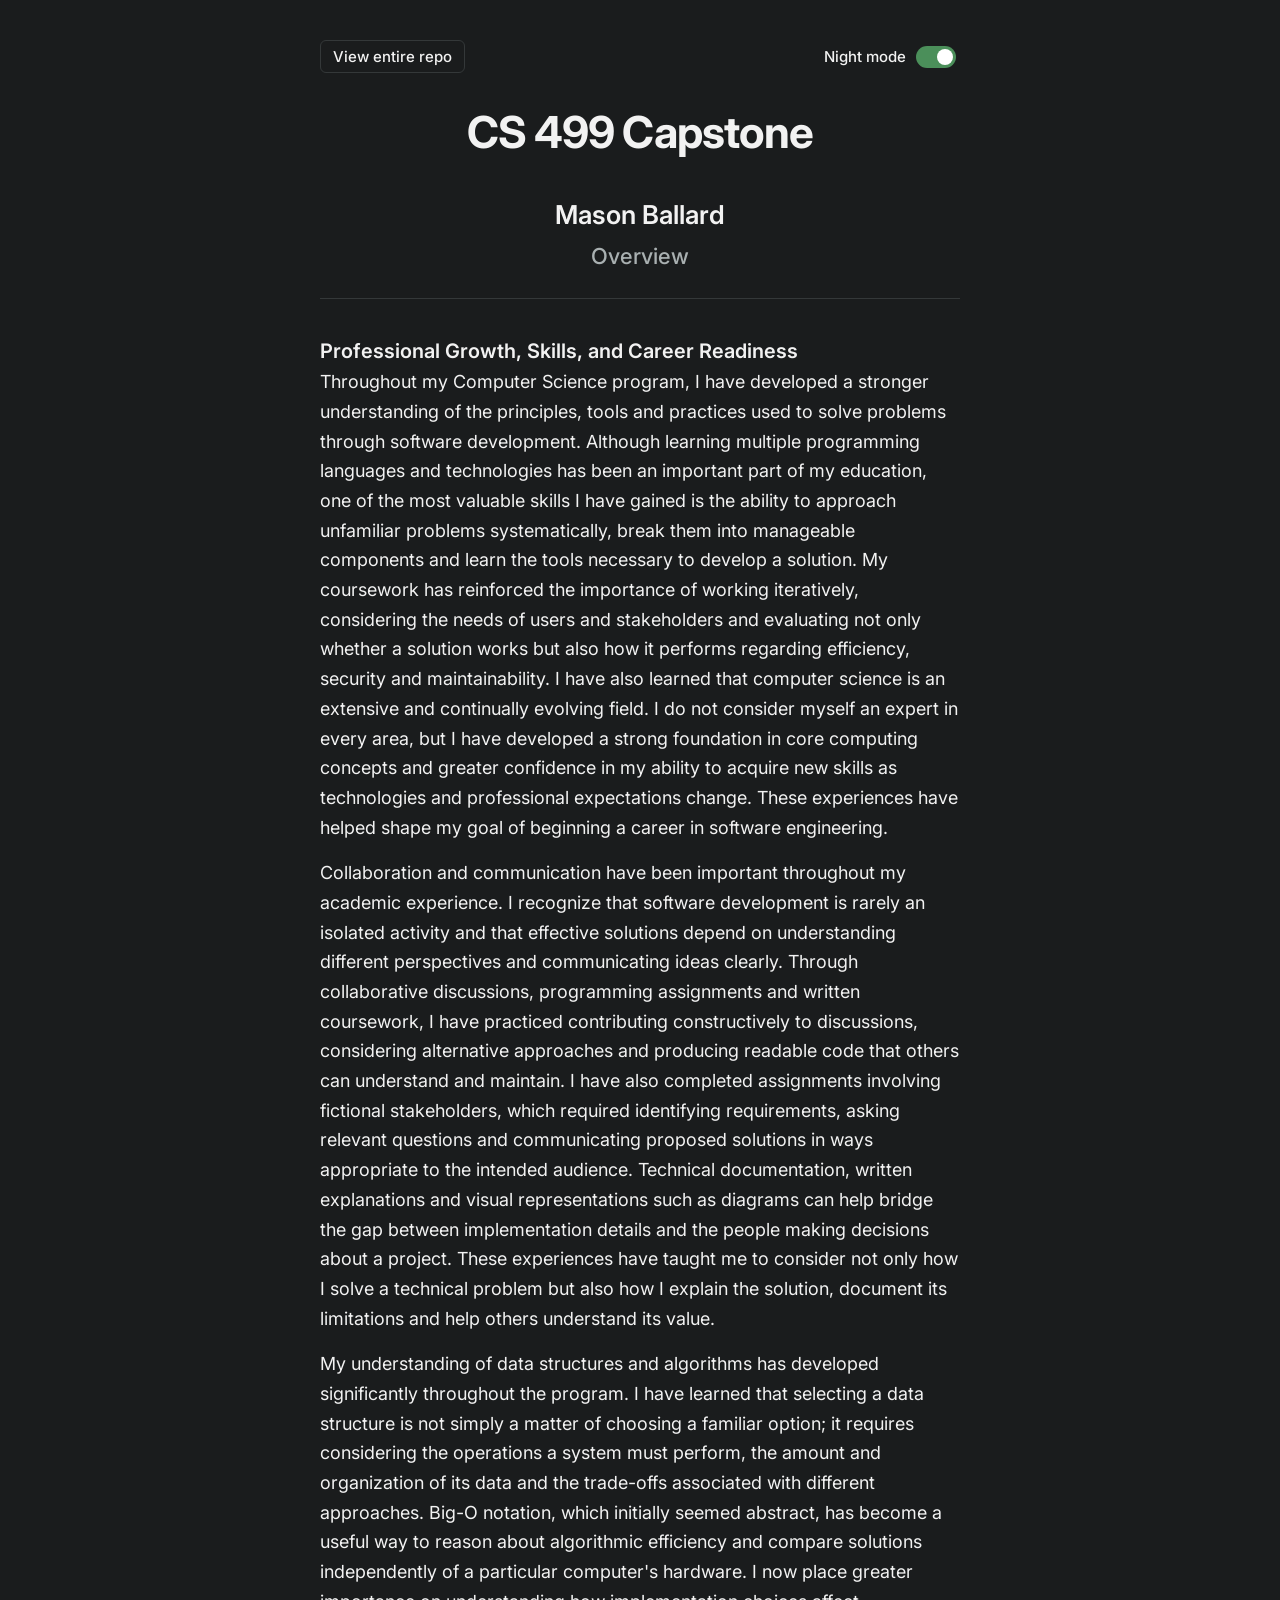
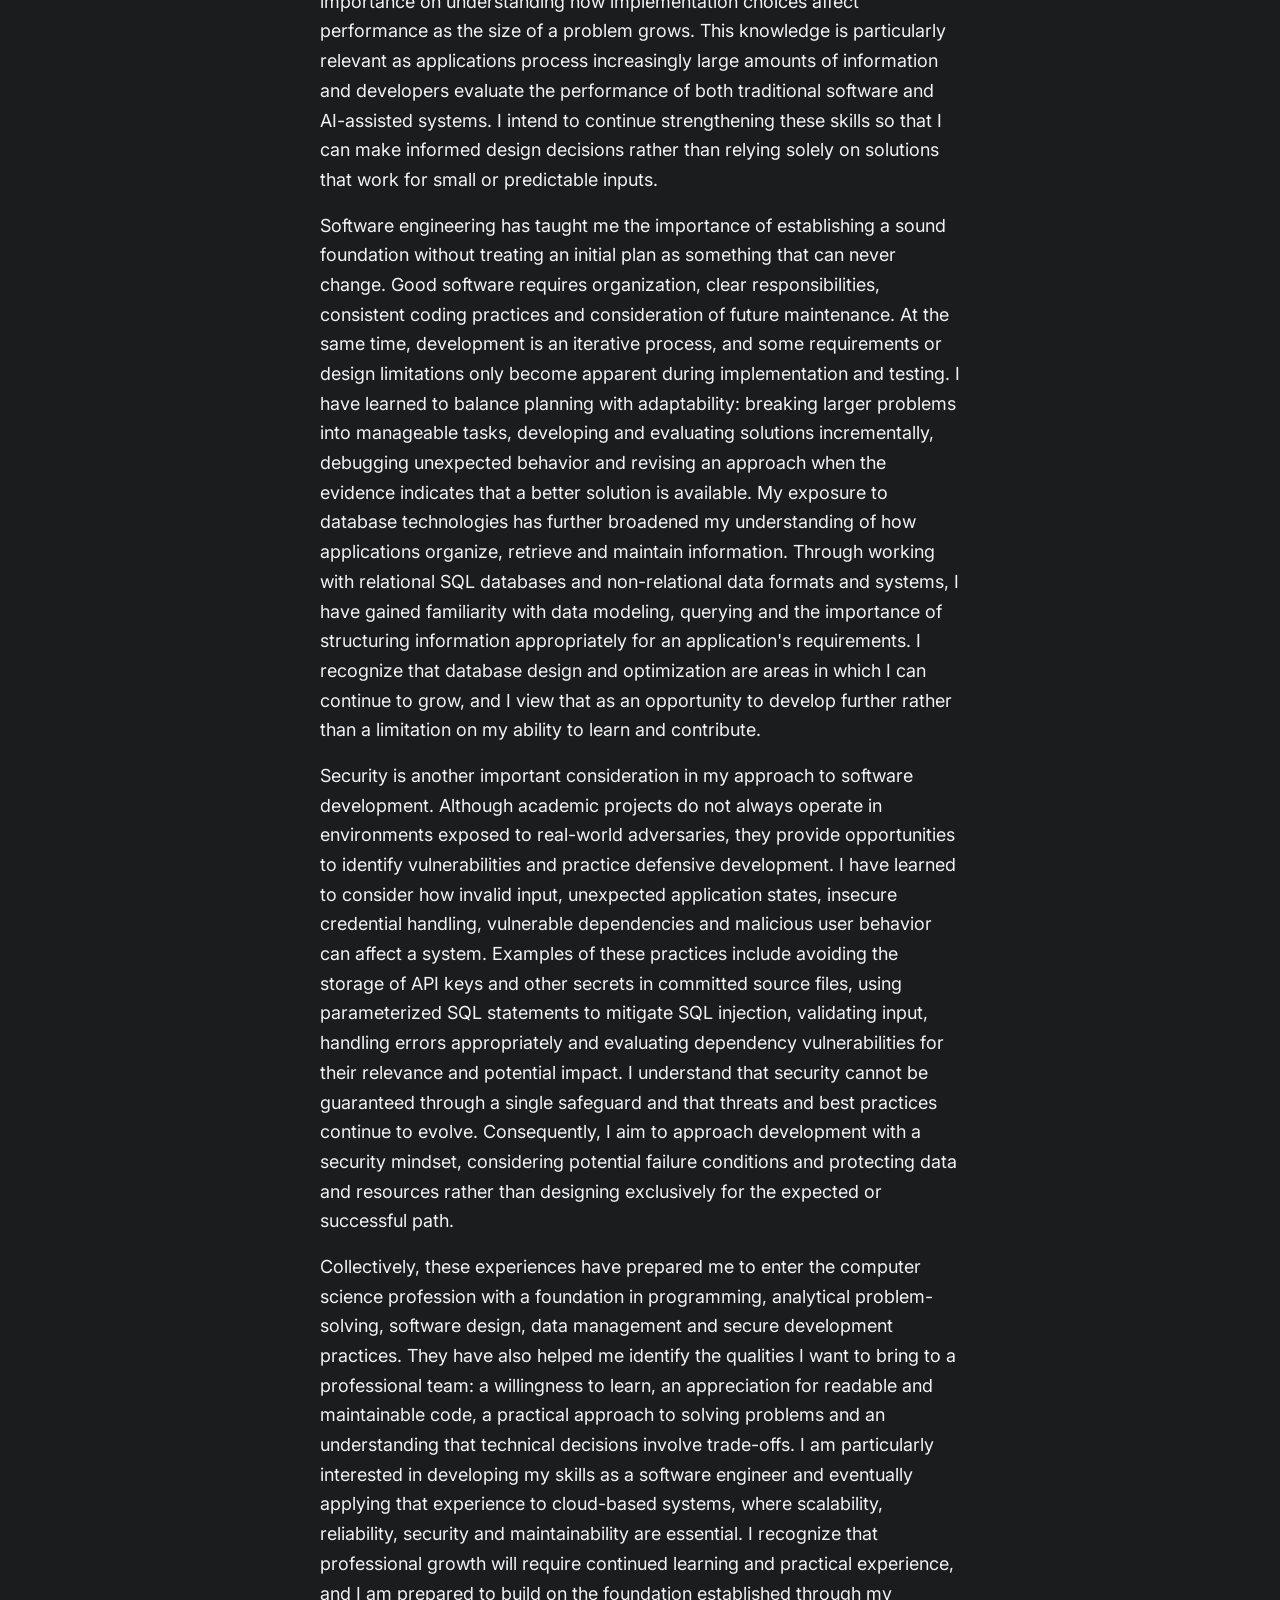
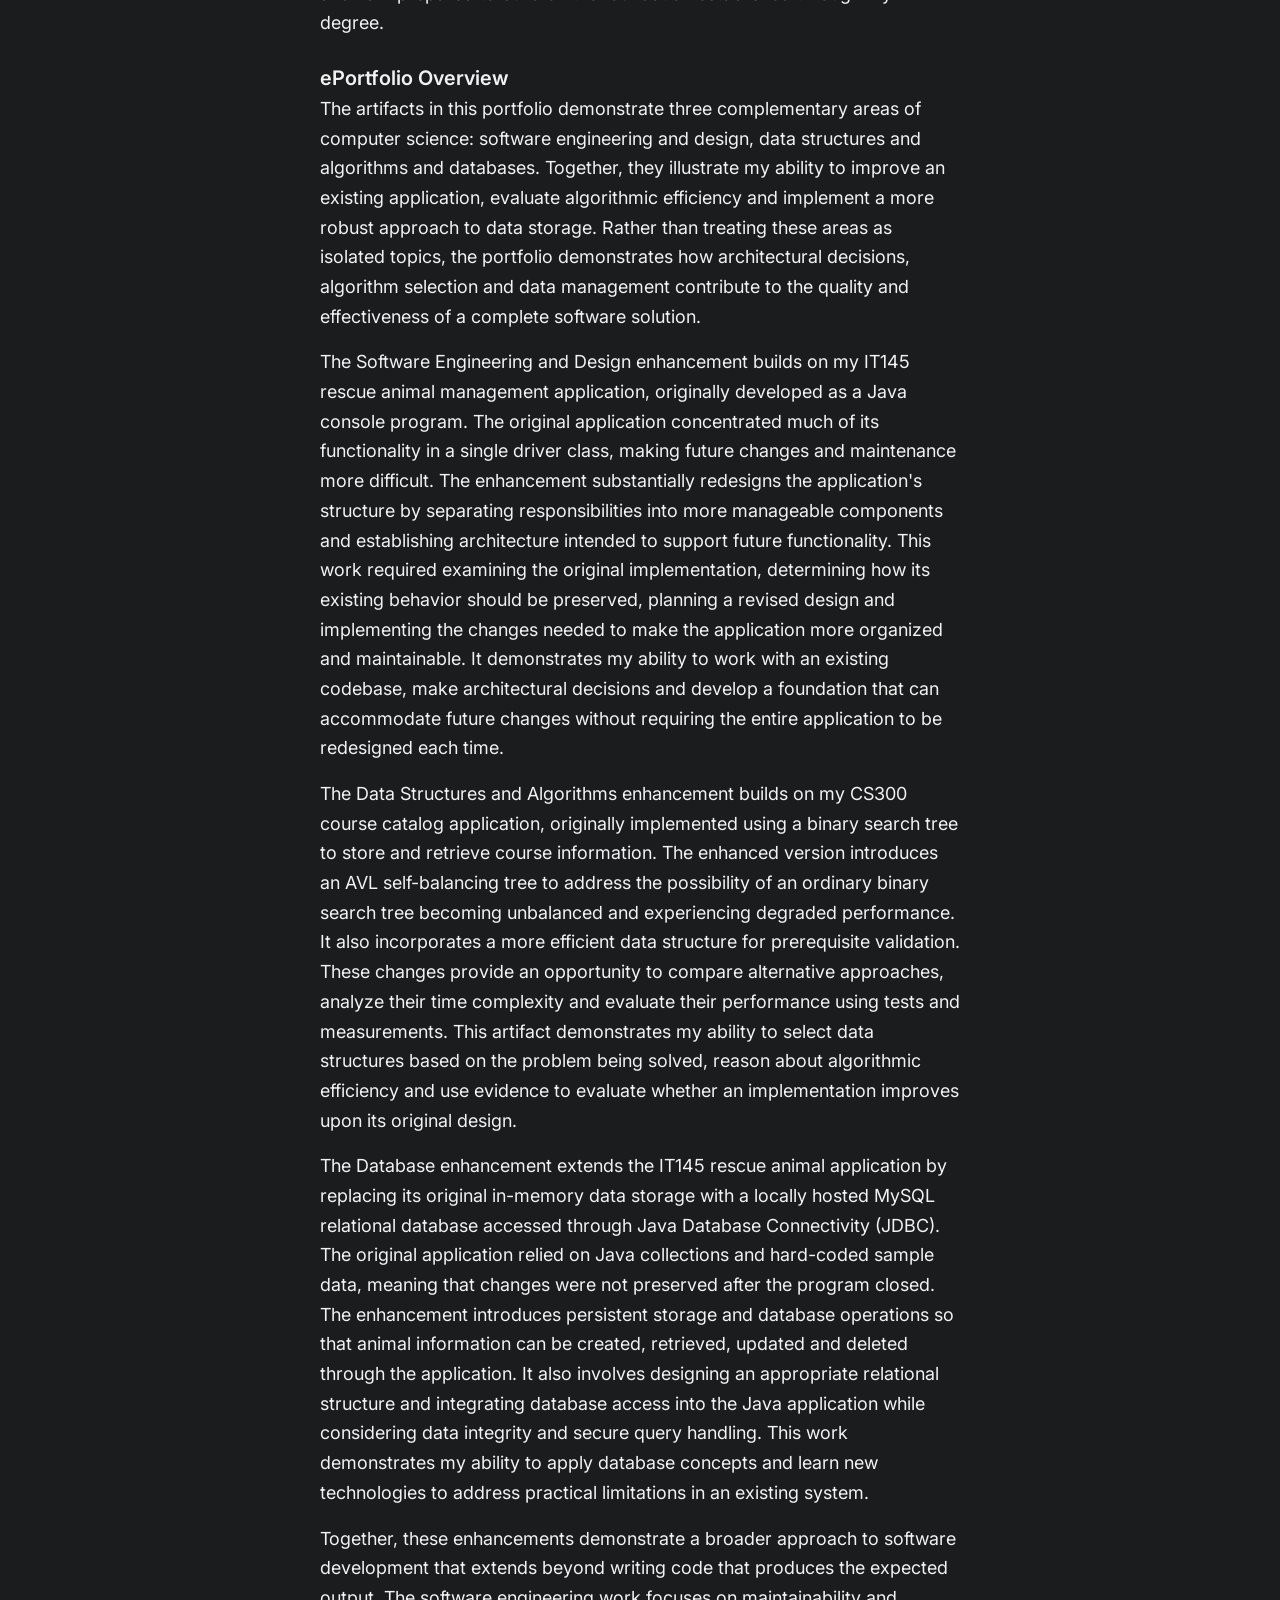
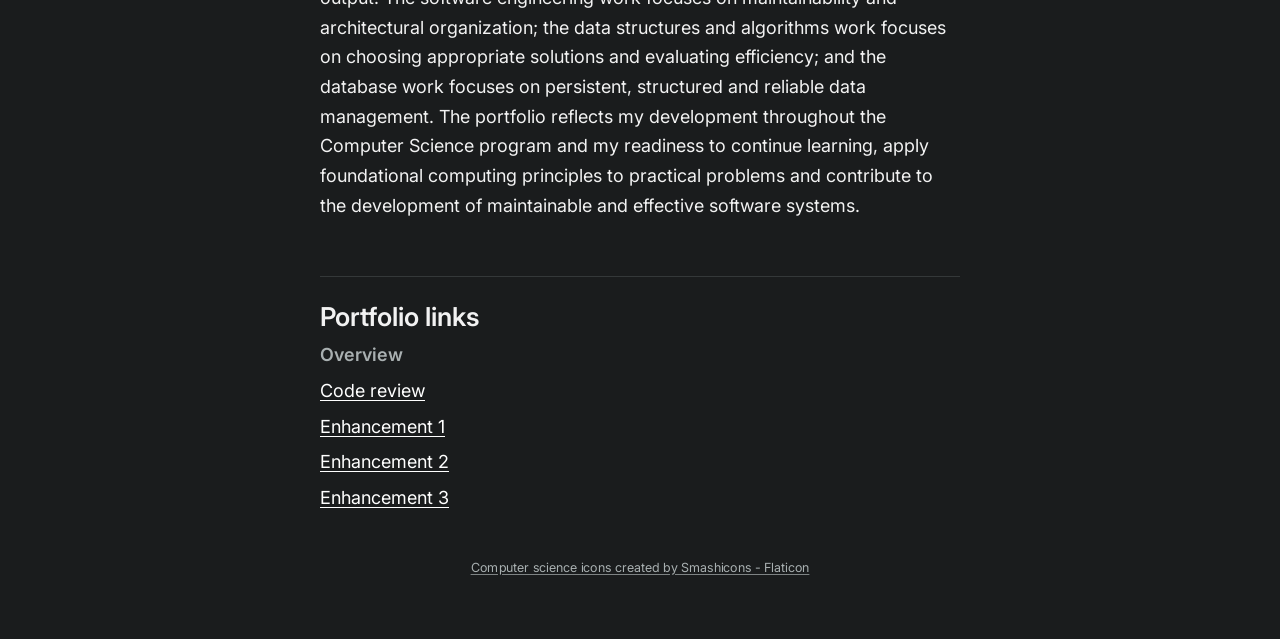
<file: index.html>
<!DOCTYPE html>
<html lang="en">
  <head>
    <meta charset="UTF-8">
    <meta name="viewport" content="width=device-width, initial-scale=1.0">
    <title>CS 499 Capstone | Overview</title>
    <link rel="stylesheet" href="assets/css/style.css">
    <link rel="icon" href="assets/images/graduation-hat.png" type="image/png">
    <script src="assets/js/script.js"></script>
  </head>
  <body>
    <main class="container">

      <div class="topbar">
        <a class="repo-button" href="https://github.com/MasonInTheShell/masonintheshell.github.io" target="_blank" rel="noopener">View entire repo</a>
        <button id="theme-toggle" class="theme-toggle" type="button" role="switch" aria-checked="true">
          <span>Night mode</span><span class="switch" aria-hidden="true"></span>
        </button>
      </div>
 
      <header class="site-header">
        <h1>CS 499 Capstone</h1>
        <h2>Mason Ballard</h2>
        <p class="page-title">Overview</p>
      </header>
 
      <section>
        <h3>Professional Growth, Skills, and Career Readiness</h3>
        <p>Throughout my Computer Science program, I have developed a stronger understanding of the principles, tools and
          practices used to solve problems through software development. Although learning multiple programming languages and
          technologies has been an important part of my education, one of the most valuable skills I have gained is the ability
          to approach unfamiliar problems systematically, break them into manageable components and learn the tools necessary
          to develop a solution. My coursework has reinforced the importance of working iteratively, considering the needs of
          users and stakeholders and evaluating not only whether a solution works but also how it performs regarding
          efficiency, security and maintainability. I have also learned that computer science is an extensive and continually
          evolving field. I do not consider myself an expert in every area, but I have developed a strong foundation in core
          computing concepts and greater confidence in my ability to acquire new skills as technologies and professional
          expectations change. These experiences have helped shape my goal of beginning a career in software engineering.</p>
        <p>
          Collaboration and communication have been important throughout my academic experience. I recognize that software
          development is rarely an isolated activity and that effective solutions depend on understanding different perspectives
          and communicating ideas clearly. Through collaborative discussions, programming assignments and written coursework, I
          have practiced contributing constructively to discussions, considering alternative approaches and producing readable
          code that others can understand and maintain. I have also completed assignments involving fictional stakeholders,
          which required identifying requirements, asking relevant questions and communicating proposed solutions in ways
          appropriate to the intended audience. Technical documentation, written explanations and visual representations such as
          diagrams can help bridge the gap between implementation details and the people making decisions about a project. These
          experiences have taught me to consider not only how I solve a technical problem but also how I explain the solution,
          document its limitations and help others understand its value.
        </p>
        <p>
          My understanding of data structures and algorithms has developed significantly throughout the program. I have learned
          that selecting a data structure is not simply a matter of choosing a familiar option; it requires considering the
          operations a system must perform, the amount and organization of its data and the trade-offs associated with different
          approaches. Big-O notation, which initially seemed abstract, has become a useful way to reason about algorithmic
          efficiency and compare solutions independently of a particular computer's hardware. I now place greater importance on
          understanding how implementation choices affect performance as the size of a problem grows. This knowledge is
          particularly relevant as applications process increasingly large amounts of information and developers evaluate the
          performance of both traditional software and AI-assisted systems. I intend to continue strengthening these skills so
          that I can make informed design decisions rather than relying solely on solutions that work for small or predictable
          inputs.
        </p>
        <p>
          Software engineering has taught me the importance of establishing a sound foundation without treating an initial plan
          as something that can never change. Good software requires organization, clear responsibilities, consistent coding
          practices and consideration of future maintenance. At the same time, development is an iterative process, and some
          requirements or design limitations only become apparent during implementation and testing. I have learned to balance
          planning with adaptability: breaking larger problems into manageable tasks, developing and evaluating solutions
          incrementally, debugging unexpected behavior and revising an approach when the evidence indicates that a better
          solution is available. My exposure to database technologies has further broadened my understanding of how applications
          organize, retrieve and maintain information. Through working with relational SQL databases and non-relational data
          formats and systems, I have gained familiarity with data modeling, querying and the importance of structuring
          information appropriately for an application's requirements. I recognize that database design and optimization are
          areas in which I can continue to grow, and I view that as an opportunity to develop further rather than a limitation
          on my ability to learn and contribute.
        </p>
        <p>
          Security is another important consideration in my approach to software development. Although academic projects do not
          always operate in environments exposed to real-world adversaries, they provide opportunities to identify
          vulnerabilities and practice defensive development. I have learned to consider how invalid input, unexpected
          application states, insecure credential handling, vulnerable dependencies and malicious user behavior can affect a
          system. Examples of these practices include avoiding the storage of API keys and other secrets in committed source
          files, using parameterized SQL statements to mitigate SQL injection, validating input, handling errors appropriately
          and evaluating dependency vulnerabilities for their relevance and potential impact. I understand that security cannot
          be guaranteed through a single safeguard and that threats and best practices continue to evolve. Consequently, I aim
          to approach development with a security mindset, considering potential failure conditions and protecting data and
          resources rather than designing exclusively for the expected or successful path.
        </p>
        <p>
          Collectively, these experiences have prepared me to enter the computer science profession with a foundation in
          programming, analytical problem-solving, software design, data management and secure development practices. They have
          also helped me identify the qualities I want to bring to a professional team: a willingness to learn, an appreciation
          for readable and maintainable code, a practical approach to solving problems and an understanding that technical
          decisions involve trade-offs. I am particularly interested in developing my skills as a software engineer and
          eventually applying that experience to cloud-based systems, where scalability, reliability, security and
          maintainability are essential. I recognize that professional growth will require continued learning and practical
          experience, and I am prepared to build on the foundation established through my degree.
        </p>
        <h3>ePortfolio Overview</h3>
        <p>The artifacts in this portfolio demonstrate three complementary areas of computer science: software engineering and
          design, data structures and algorithms and databases. Together, they illustrate my ability to improve an existing
          application, evaluate algorithmic efficiency and implement a more robust approach to data storage. Rather than
          treating these areas as isolated topics, the portfolio demonstrates how architectural decisions, algorithm selection
          and data management contribute to the quality and effectiveness of a complete software solution.</p>
        <p>
          The Software Engineering and Design enhancement builds on my IT145 rescue animal management application, originally
          developed as a Java console program. The original application concentrated much of its functionality in a single
          driver class, making future changes and maintenance more difficult. The enhancement substantially redesigns the
          application's structure by separating responsibilities into more manageable components and establishing architecture
          intended to support future functionality. This work required examining the original implementation, determining how
          its existing behavior should be preserved, planning a revised design and implementing the changes needed to make the
          application more organized and maintainable. It demonstrates my ability to work with an existing codebase, make
          architectural decisions and develop a foundation that can accommodate future changes without requiring the entire
          application to be redesigned each time.
        </p>
        <p>
          The Data Structures and Algorithms enhancement builds on my CS300 course catalog application, originally implemented
          using a binary search tree to store and retrieve course information. The enhanced version introduces an AVL
          self-balancing tree to address the possibility of an ordinary binary search tree becoming unbalanced and experiencing
          degraded performance. It also incorporates a more efficient data structure for prerequisite validation. These changes
          provide an opportunity to compare alternative approaches, analyze their time complexity and evaluate their performance
          using tests and measurements. This artifact demonstrates my ability to select data structures based on the problem
          being solved, reason about algorithmic efficiency and use evidence to evaluate whether an implementation improves upon
          its original design.
        </p>
        <p>
          The Database enhancement extends the IT145 rescue animal application by replacing its original in-memory data storage
          with a locally hosted MySQL relational database accessed through Java Database Connectivity (JDBC). The original
          application relied on Java collections and hard-coded sample data, meaning that changes were not preserved after the
          program closed. The enhancement introduces persistent storage and database operations so that animal information can
          be created, retrieved, updated and deleted through the application. It also involves designing an appropriate
          relational structure and integrating database access into the Java application while considering data integrity and
          secure query handling. This work demonstrates my ability to apply database concepts and learn new technologies to
          address practical limitations in an existing system.
        </p>
        <p>
          Together, these enhancements demonstrate a broader approach to software development that extends beyond writing code
          that produces the expected output. The software engineering work focuses on maintainability and architectural
          organization; the data structures and algorithms work focuses on choosing appropriate solutions and evaluating
          efficiency; and the database work focuses on persistent, structured and reliable data management. The portfolio
          reflects my development throughout the Computer Science program and my readiness to continue learning, apply
          foundational computing principles to practical problems and contribute to the development of maintainable and
          effective software systems.
        </p>
      </section>
 
      <nav class="portfolio-links" aria-label="Portfolio links">
        <h2>Portfolio links</h2>
        <ul>
          <li><a href="index.html" aria-current="page">Overview</a></li>
          <li><a href="code-review.html">Code review</a></li>
          <li><a href="enhancement-1.html">Enhancement 1</a></li>
          <li><a href="enhancement-2.html">Enhancement 2</a></li>
          <li><a href="enhancement-3.html">Enhancement 3</a></li>
        </ul>
      </nav>

      <footer class="site-footer">
        <p><a href="https://www.flaticon.com/free-icons/computer-science" title="computer science icons">Computer science icons created by Smashicons - Flaticon</a></p>
      </footer>
 
    </main>
  </body>
</html>
</file>
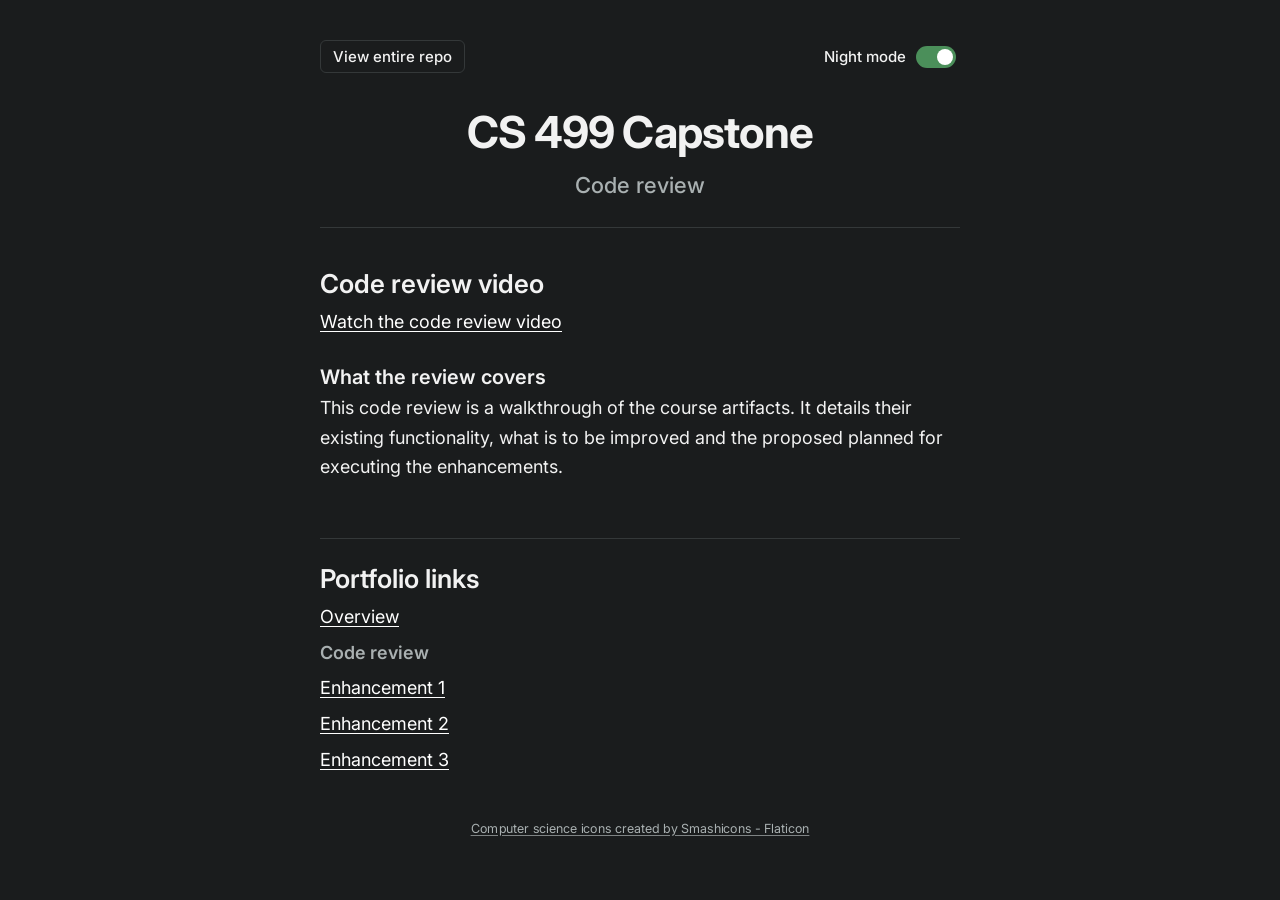
<file: code-review.html>
<!DOCTYPE html>
<html lang="en">
  <head>
    <meta charset="UTF-8">
    <meta name="viewport" content="width=device-width, initial-scale=1.0">
    <title>CS 499 Capstone | Code review</title>
    <link rel="stylesheet" href="assets/css/style.css">
    <link rel="icon" href="assets/images/graduation-hat.png" type="image/png">
    <script src="assets/js/script.js"></script>
  </head>
  <body>
    <main class="container">

      <div class="topbar">
        <a class="repo-button" href="https://github.com/MasonInTheShell/masonintheshell.github.io" target="_blank" rel="noopener">View entire repo</a>
        <button id="theme-toggle" class="theme-toggle" type="button" role="switch" aria-checked="true">
          <span>Night mode</span><span class="switch" aria-hidden="true"></span>
        </button>
      </div>
 
      <header class="site-header">
        <h1>CS 499 Capstone</h1>
        <p class="page-title">Code review</p>
      </header>
 
      <section>
        <h2>Code review video</h2>
        <p>
          <a href="https://www.youtube.com/watch?v=xtYIbkdKsKc" target="_blank" rel="noopener">Watch the code review video</a>
        </p>
 
        <h3>What the review covers</h3>
        <p>This code review is a walkthrough of the course artifacts. It details their existing functionality, what is to be
          improved and the proposed planned for executing the enhancements. </p>
      </section>
 
      <nav class="portfolio-links" aria-label="Portfolio links">
        <h2>Portfolio links</h2>
        <ul>
          <li><a href="index.html">Overview</a></li>
          <li><a href="code-review.html" aria-current="page">Code review</a></li>
          <li><a href="enhancement-1.html">Enhancement 1</a></li>
          <li><a href="enhancement-2.html">Enhancement 2</a></li>
          <li><a href="enhancement-3.html">Enhancement 3</a></li>
        </ul>
      </nav>

      <footer class="site-footer">
        <p><a href="https://www.flaticon.com/free-icons/computer-science" title="computer science icons">Computer science icons created by Smashicons - Flaticon</a></p>
      </footer>
 
    </main>
  </body>
</html>
</file>
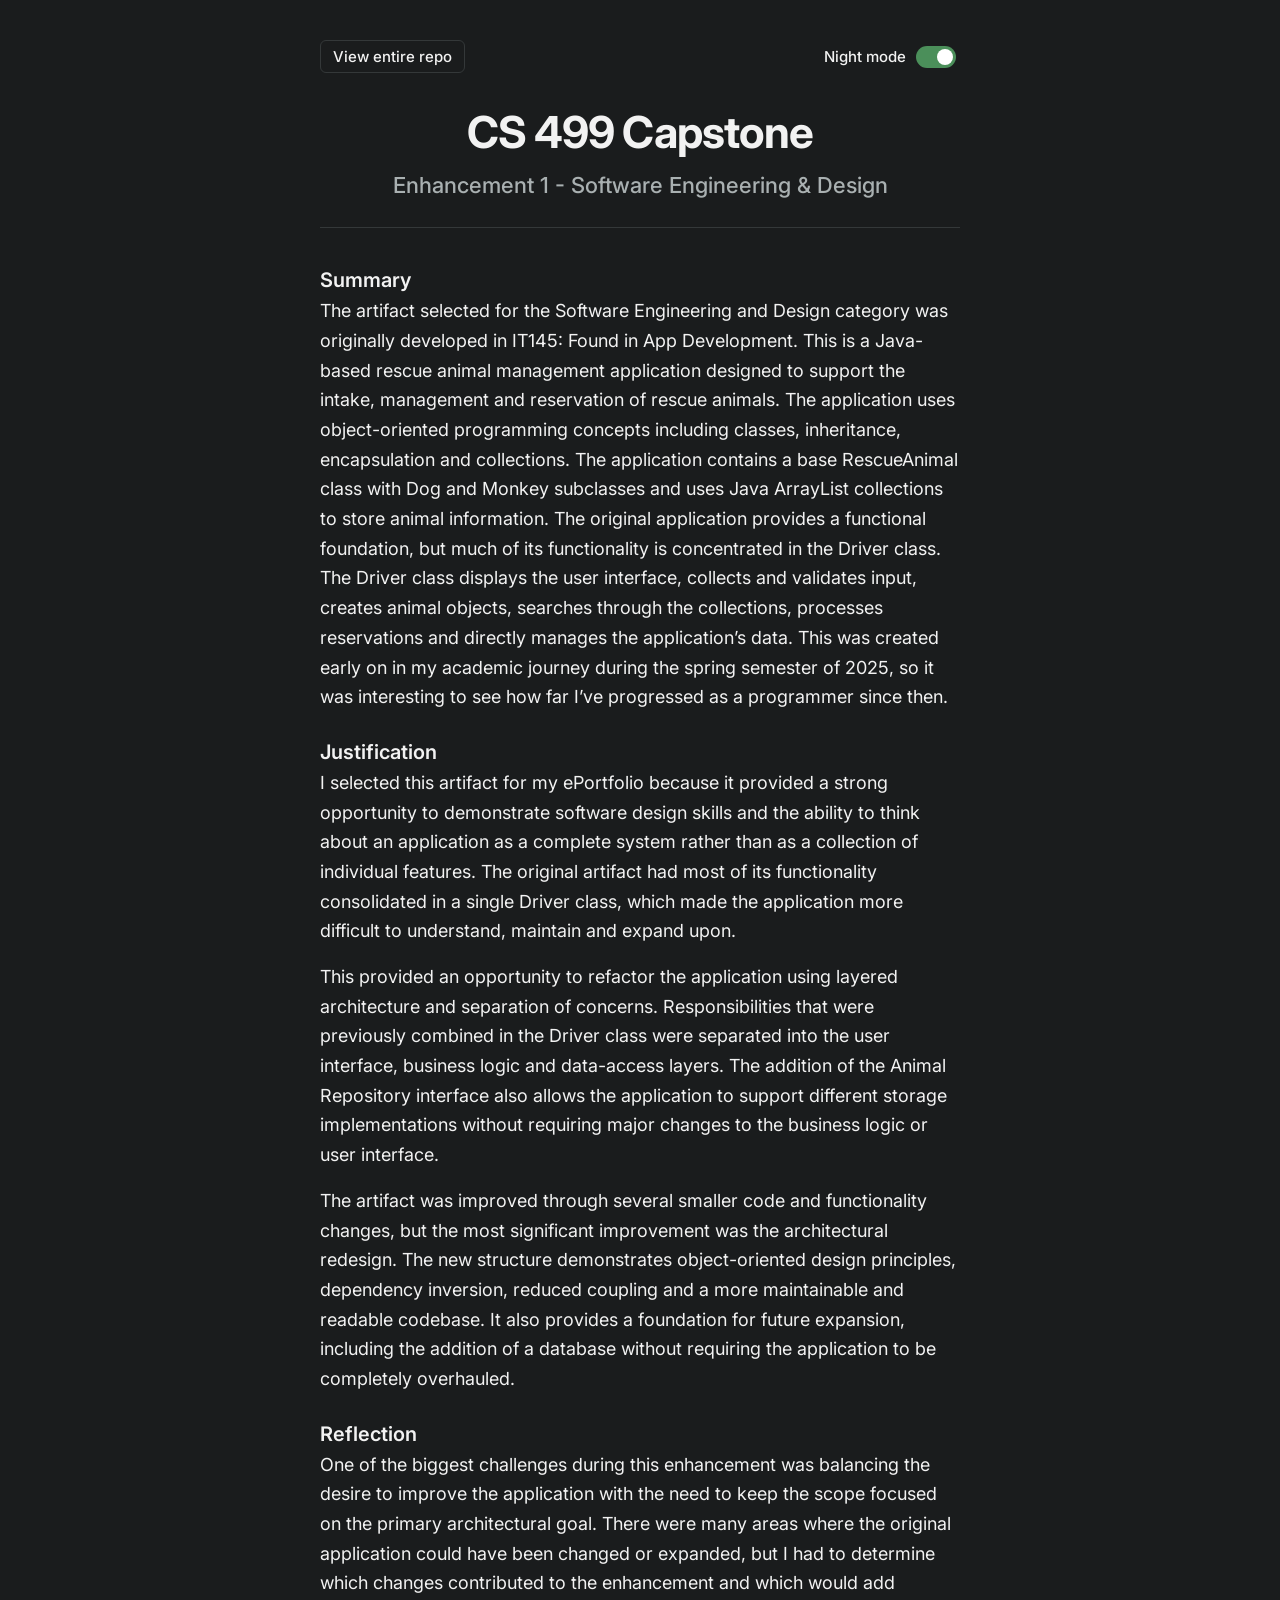
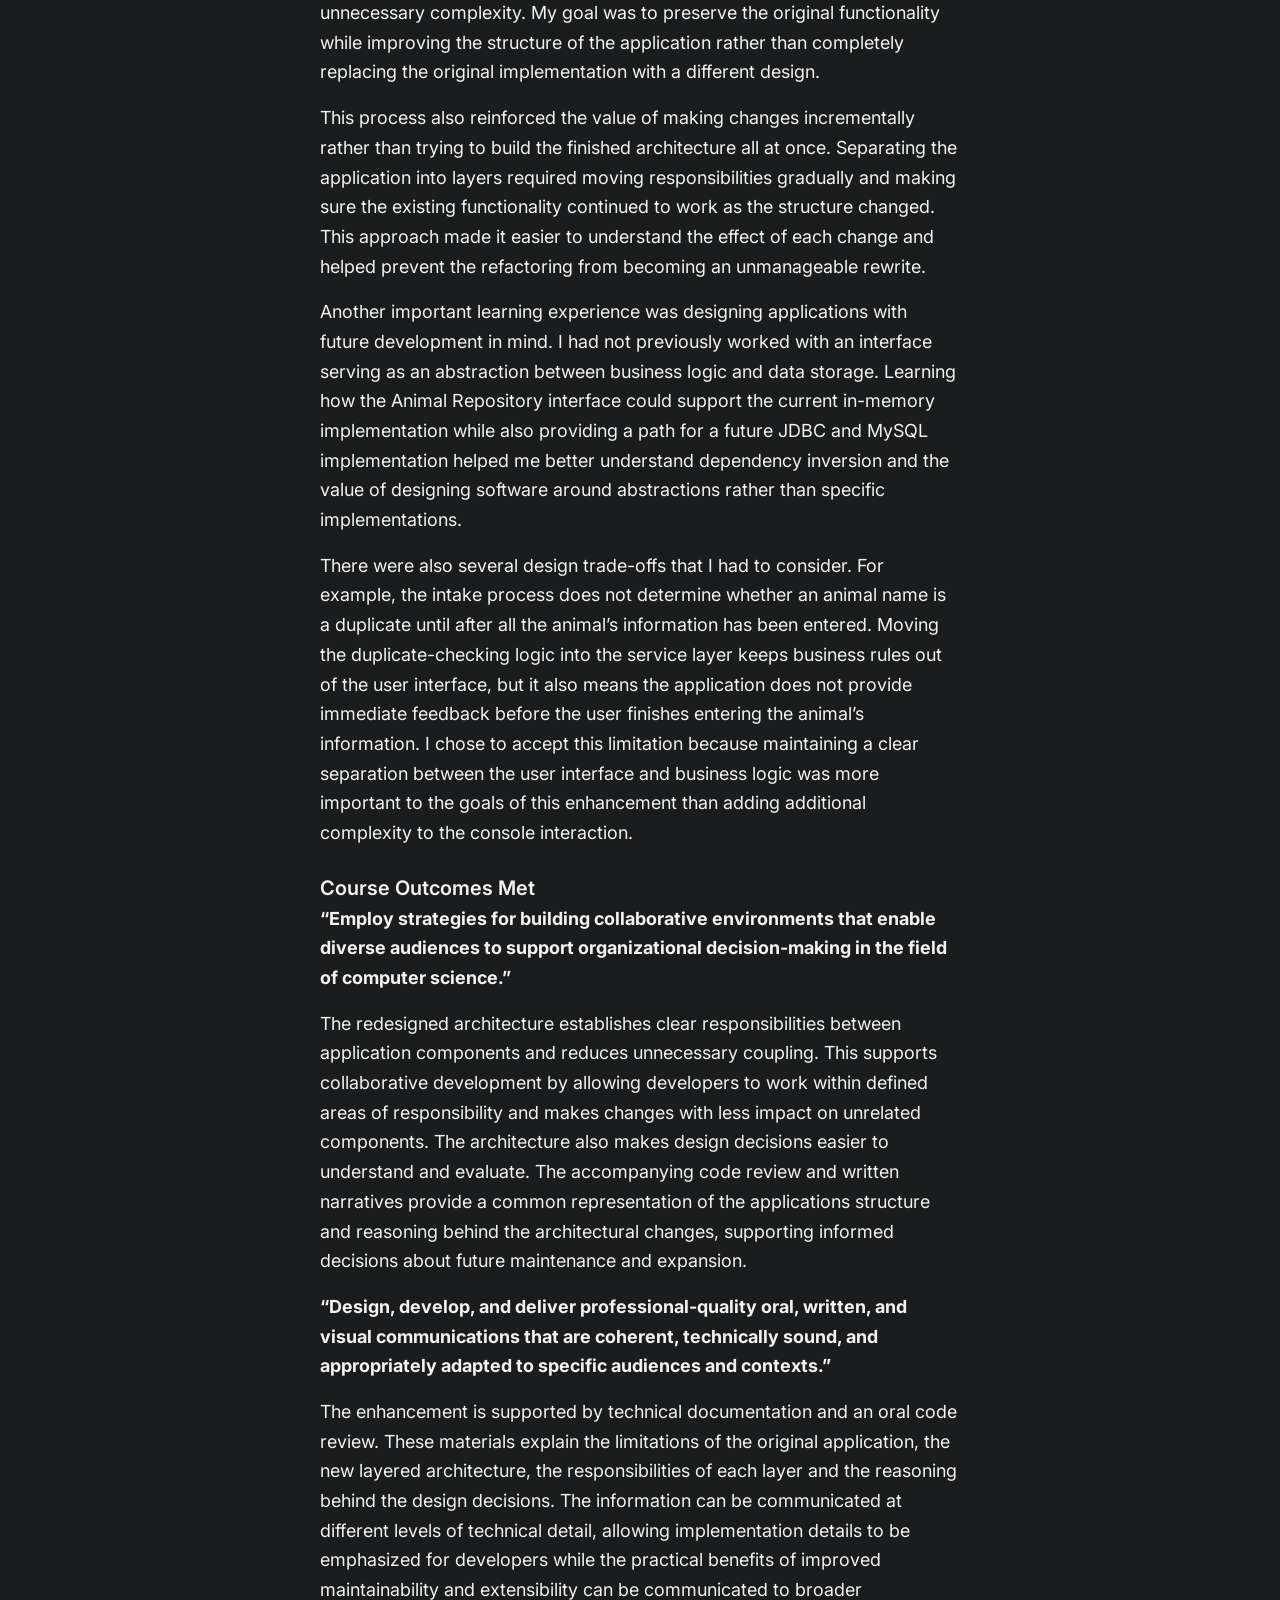
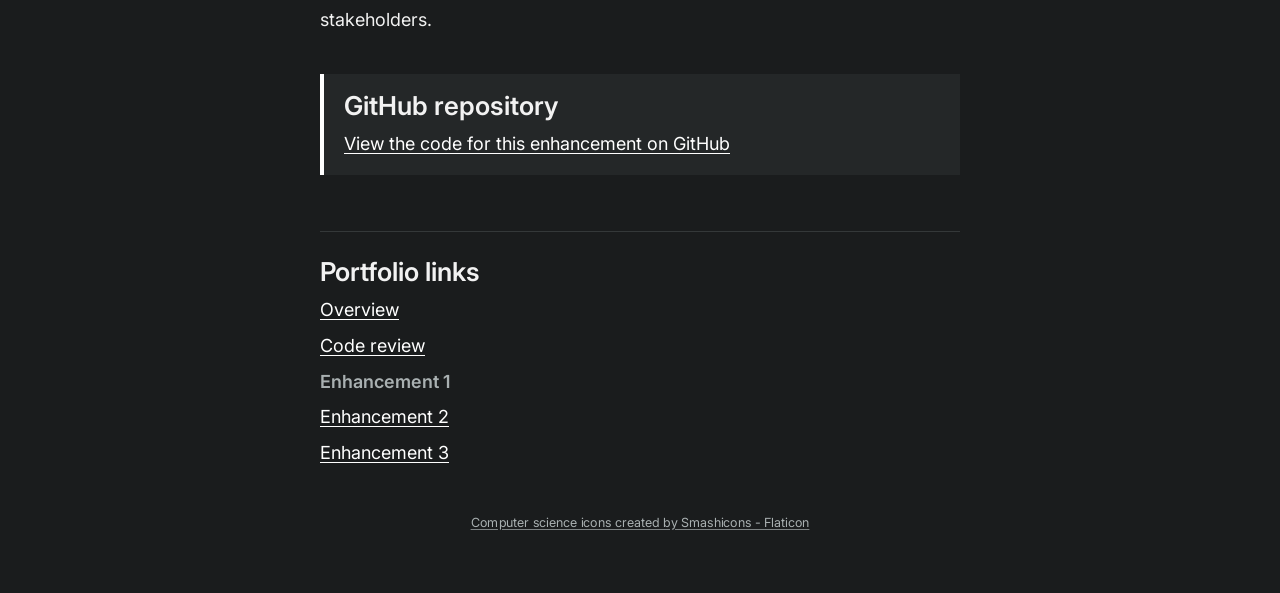
<file: enhancement-1.html>
<!DOCTYPE html>
<html lang="en">
  <head>
    <meta charset="UTF-8">
    <meta name="viewport" content="width=device-width, initial-scale=1.0">
    <title>CS 499 Capstone | Enhancement 1</title>
    <link rel="stylesheet" href="assets/css/style.css">
    <link rel="icon" href="assets/images/graduation-hat.png" type="image/png">
    <script src="assets/js/script.js"></script>
  </head>
  <body>
    <main class="container">

      <div class="topbar">
        <a class="repo-button" href="https://github.com/MasonInTheShell/masonintheshell.github.io" target="_blank" rel="noopener">View entire repo</a>
        <button id="theme-toggle" class="theme-toggle" type="button" role="switch" aria-checked="true">
          <span>Night mode</span><span class="switch" aria-hidden="true"></span>
        </button>
      </div>
 
      <header class="site-header">
        <h1>CS 499 Capstone</h1>
        <p class="page-title">Enhancement 1 - Software Engineering & Design</p>
      </header>
 
      <section>
        <h3>Summary</h3>
        <p>The artifact selected for the Software Engineering and Design category was originally developed in IT145: Found in
            App Development. This is a Java-based rescue animal management application designed to support the intake,
            management and reservation of rescue animals. The application uses object-oriented programming concepts including
            classes, inheritance, encapsulation and collections. The application contains a base RescueAnimal class with Dog and
            Monkey subclasses and uses Java ArrayList collections to store animal information. The original application provides
            a functional foundation, but much of its functionality is concentrated in the Driver class. The Driver class
            displays the user interface, collects and validates input, creates animal objects, searches through the collections,
            processes reservations and directly manages the application’s data. This was created early on in my academic journey
            during the spring semester of 2025, so it was interesting to see how far I’ve progressed as a programmer since then.
        </p>
 
        <h3>Justification</h3>
        <p> I selected this artifact for my ePortfolio because it provided a strong opportunity to demonstrate software design
            skills and the ability to think about an application as a complete system rather than as a collection of individual
            features. The original artifact had most of its functionality consolidated in a single Driver class, which made the
            application more difficult to understand, maintain and expand upon.
        </p>
        <p>
            This provided an opportunity to refactor the application using layered architecture and separation of concerns.
            Responsibilities that were previously combined in the Driver class were separated into the user interface, business
            logic and data-access layers. The addition of the Animal Repository interface also allows the application to support
            different storage implementations without requiring major changes to the business logic or user interface.
        </p>
        <p>
            The artifact was improved through several smaller code and functionality changes, but the most significant
            improvement was the architectural redesign. The new structure demonstrates object-oriented design principles,
            dependency inversion, reduced coupling and a more maintainable and readable codebase. It also provides a foundation
            for future expansion, including the addition of a database without requiring the application to be completely
            overhauled.
        </p>
 
        <h3>Reflection</h3>
        <p>
            One of the biggest challenges during this enhancement was balancing the desire to improve the application with the
            need to keep the scope focused on the primary architectural goal. There were many areas where the original
            application could have been changed or expanded, but I had to determine which changes contributed to the enhancement
            and which would add unnecessary complexity. My goal was to preserve the original functionality while improving the
            structure of the application rather than completely replacing the original implementation with a different design.
        </p>
        <p>
            This process also reinforced the value of making changes incrementally rather than trying to build the finished
            architecture all at once. Separating the application into layers required moving responsibilities gradually and
            making sure the existing functionality continued to work as the structure changed. This approach made it easier to
            understand the effect of each change and helped prevent the refactoring from becoming an unmanageable rewrite.
        </p>
        <p>
            Another important learning experience was designing applications with future development in mind. I had not
            previously worked with an interface serving as an abstraction between business logic and data storage. Learning how
            the Animal Repository interface could support the current in-memory implementation while also providing a path for a
            future JDBC and MySQL implementation helped me better understand dependency inversion and the value of designing
            software around abstractions rather than specific implementations.
        </p>
        <p>
            There were also several design trade-offs that I had to consider. For example, the intake process does not determine
            whether an animal name is a duplicate until after all the animal’s information has been entered. Moving the
            duplicate-checking logic into the service layer keeps business rules out of the user interface, but it also means
            the application does not provide immediate feedback before the user finishes entering the animal’s information. I
            chose to accept this limitation because maintaining a clear separation between the user interface and business logic
            was more important to the goals of this enhancement than adding additional complexity to the console interaction.
        </p>

        <h3>Course Outcomes Met</h3>
        <p><strong>
                “Employ strategies for building collaborative environments that enable diverse audiences to support
                organizational decision-making in the field of computer science.”
            </strong></p>
        <p>
            The redesigned architecture establishes clear responsibilities between application components and reduces
            unnecessary coupling. This supports collaborative development by allowing developers to work within defined areas of
            responsibility and makes changes with less impact on unrelated components. The architecture also makes design
            decisions easier to understand and evaluate. The accompanying code review and written narratives provide a common
            representation of the applications structure and reasoning behind the architectural changes, supporting informed
            decisions about future maintenance and expansion.
        </p>
        <p><strong>
                “Design, develop, and deliver professional-quality oral, written, and visual communications that are coherent,
                technically sound, and appropriately adapted to specific audiences and contexts.”
            </strong>
        </p>
        <p>
            The enhancement is supported by technical documentation and an oral code review. These materials explain the
            limitations of the original application, the new layered architecture, the responsibilities of each layer and the
            reasoning behind the design decisions. The information can be communicated at different levels of technical detail,
            allowing implementation details to be emphasized for developers while the practical benefits of improved
            maintainability and extensibility can be communicated to broader stakeholders.
        </p>
      </section>
 
        <section class="repo-link">
          <h2>GitHub repository</h2>
          <p><a href="https://github.com/MasonInTheShell/masonintheshell.github.io/tree/main/Enhancement_1" target="_blank" rel="noopener">View the code for this enhancement on GitHub</a></p>
        </section>
 
      <nav class="portfolio-links" aria-label="Portfolio links">
        <h2>Portfolio links</h2>
        <ul>
          <li><a href="index.html">Overview</a></li>
          <li><a href="code-review.html">Code review</a></li>
          <li><a href="enhancement-1.html" aria-current="page">Enhancement 1</a></li>
          <li><a href="enhancement-2.html">Enhancement 2</a></li>
          <li><a href="enhancement-3.html">Enhancement 3</a></li>
        </ul>
      </nav>

      <footer class="site-footer">
        <p><a href="https://www.flaticon.com/free-icons/computer-science" title="computer science icons">Computer science icons created by Smashicons - Flaticon</a></p>
      </footer>
 
    </main>
  </body>
</html>
</file>
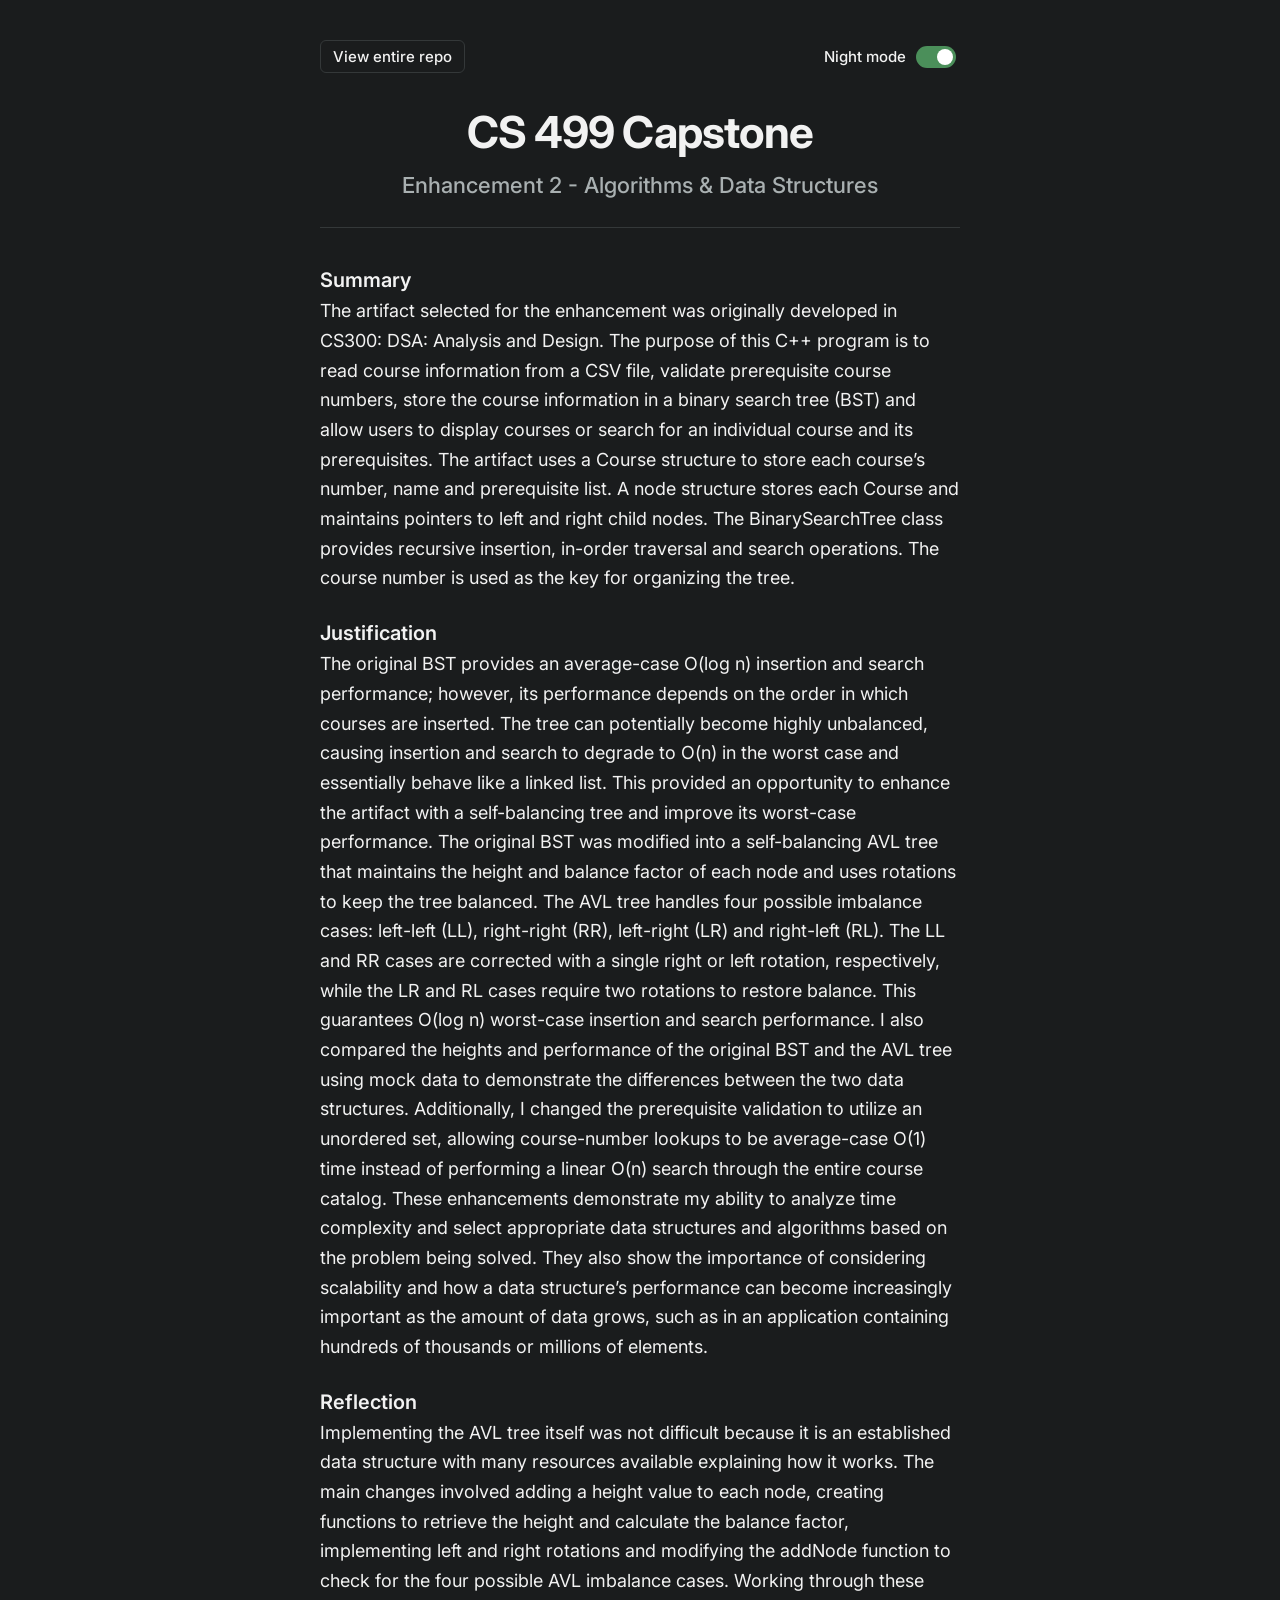
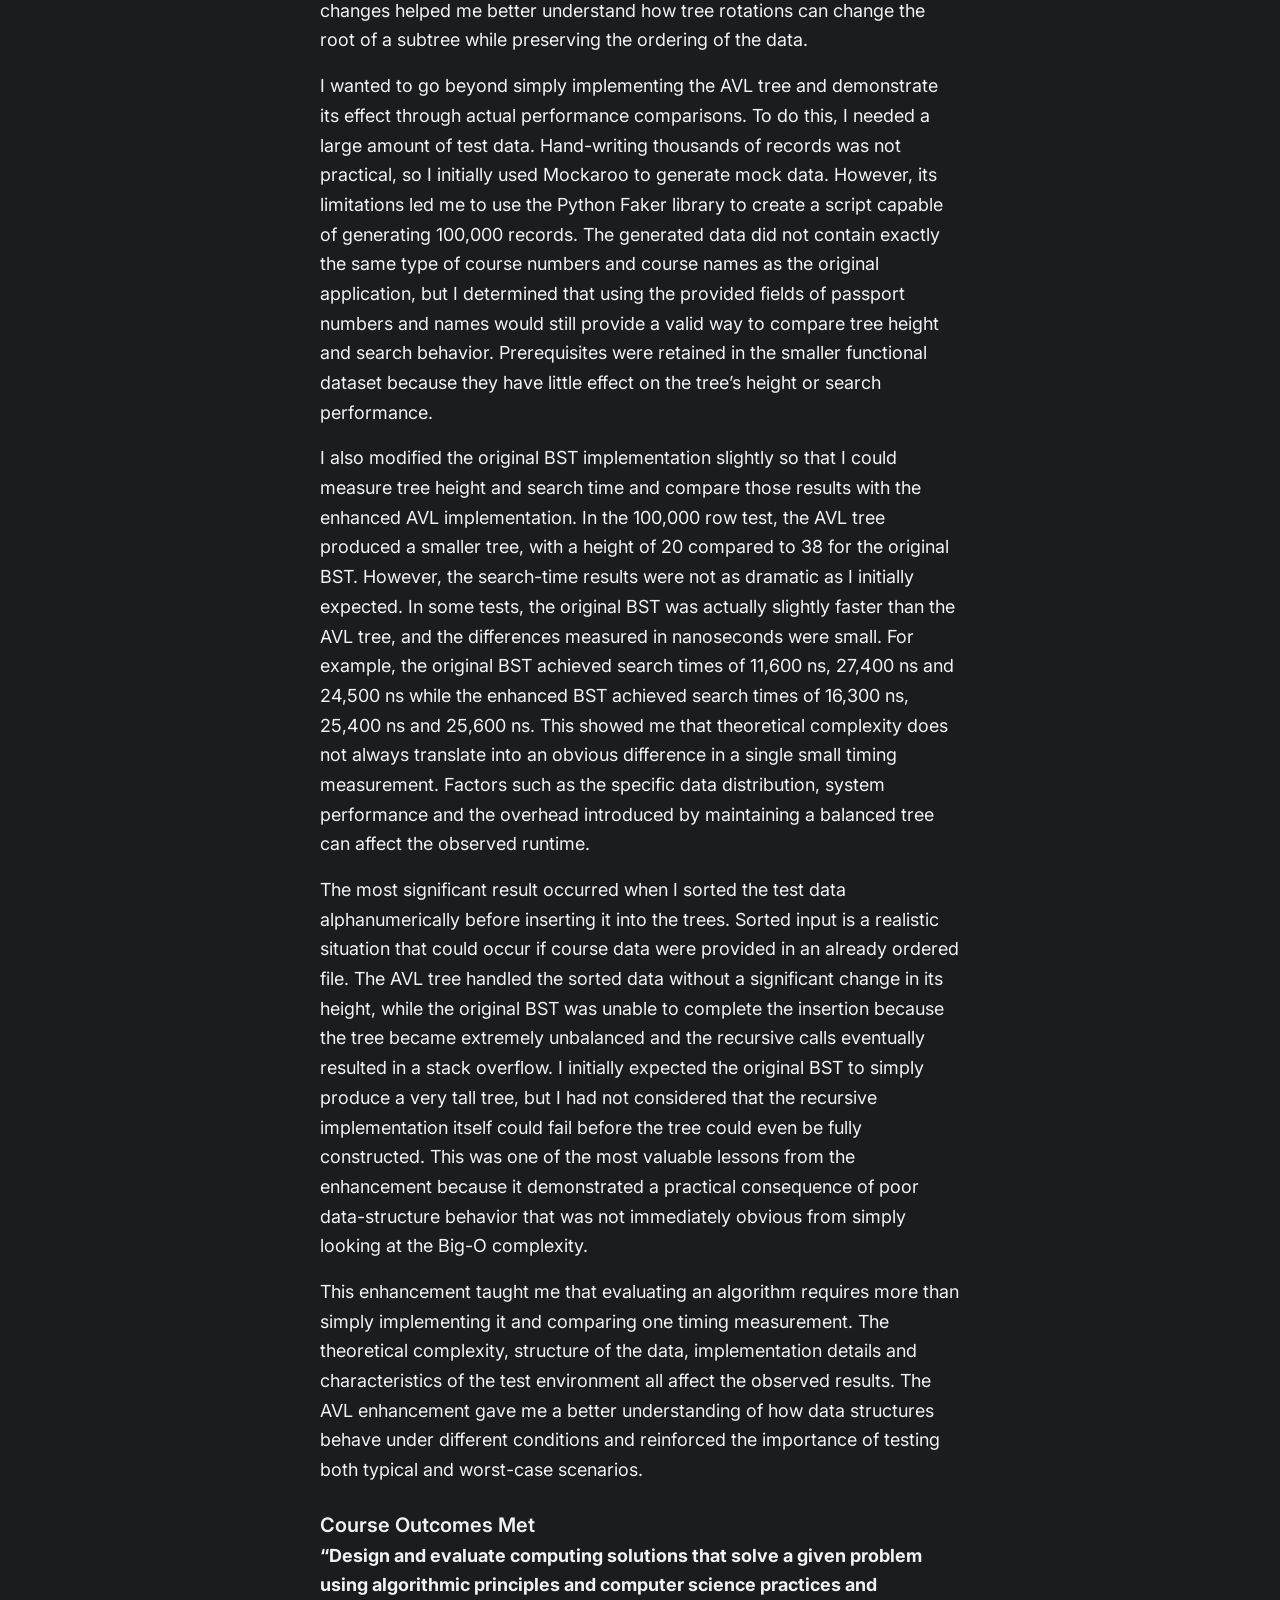
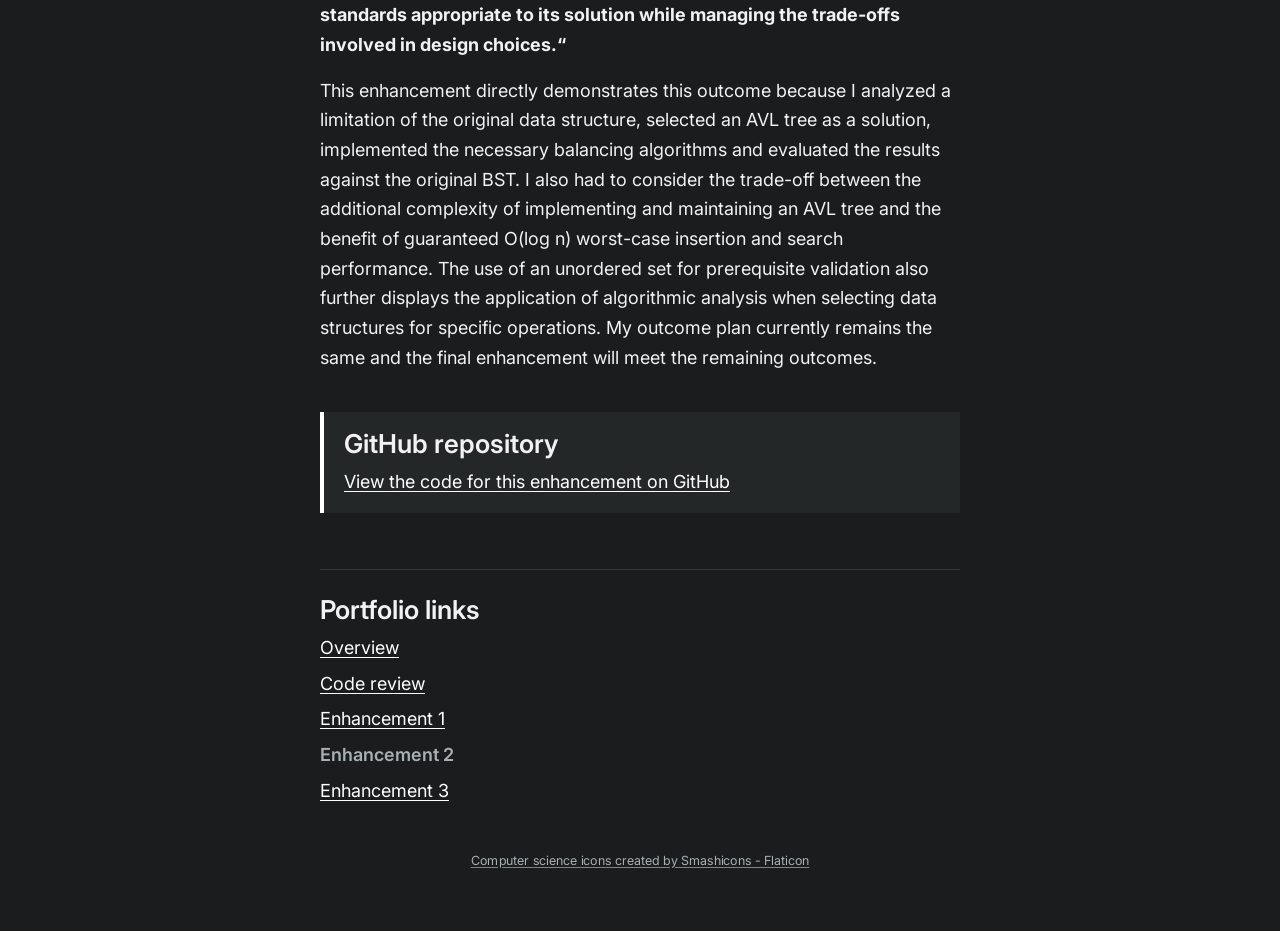
<file: enhancement-2.html>
<!DOCTYPE html>
<html lang="en">
  <head>
    <meta charset="UTF-8">
    <meta name="viewport" content="width=device-width, initial-scale=1.0">
    <title>CS 499 Capstone | Enhancement 2</title>
    <link rel="stylesheet" href="assets/css/style.css">
    <link rel="icon" href="assets/images/graduation-hat.png" type="image/png">
    <script src="assets/js/script.js"></script>
  </head>
  <body>
    <main class="container">

      <div class="topbar">
        <a class="repo-button" href="https://github.com/MasonInTheShell/masonintheshell.github.io" target="_blank" rel="noopener">View entire repo</a>
        <button id="theme-toggle" class="theme-toggle" type="button" role="switch" aria-checked="true">
          <span>Night mode</span><span class="switch" aria-hidden="true"></span>
        </button>
      </div>
 
      <header class="site-header">
        <h1>CS 499 Capstone</h1>
        <p class="page-title">Enhancement 2 - Algorithms & Data Structures</p>
      </header>
 
      <section>
        <h3>Summary</h3>
        <p>The artifact selected for the enhancement was originally developed in CS300: DSA: Analysis and Design. The purpose of
            this C++ program is to read course information from a CSV file, validate prerequisite course numbers, store the
            course information in a binary search tree (BST) and allow users to display courses or search for an individual
            course and its prerequisites. The artifact uses a Course structure to store each course’s number, name and
            prerequisite list. A node structure stores each Course and maintains pointers to left and right child nodes. The
            BinarySearchTree class provides recursive insertion, in-order traversal and search operations. The course number is
            used as the key for organizing the tree. 
        </p>
 
        <h3>Justification</h3>
        <p>The original BST provides an average-case O(log n) insertion and search performance; however, its performance depends
            on the order in which courses are inserted. The tree can potentially become highly unbalanced, causing insertion and
            search to degrade to O(n) in the worst case and essentially behave like a linked list. This provided an opportunity
            to enhance the artifact with a self-balancing tree and improve its worst-case performance. The original BST was
            modified into a self-balancing AVL tree that maintains the height and balance factor of each node and uses rotations
            to keep the tree balanced. The AVL tree handles four possible imbalance cases: left-left (LL), right-right (RR),
            left-right (LR) and right-left (RL). The LL and RR cases are corrected with a single right or left rotation,
            respectively, while the LR and RL cases require two rotations to restore balance. This guarantees O(log n)
            worst-case insertion and search performance. I also compared the heights and performance of the original BST and the
            AVL tree using mock data to demonstrate the differences between the two data structures. Additionally, I changed the
            prerequisite validation to utilize an unordered set, allowing course-number lookups to be average-case O(1) time
            instead of performing a linear O(n) search through the entire course catalog. These enhancements demonstrate my
            ability to analyze time complexity and select appropriate data structures and algorithms based on the problem being
            solved. They also show the importance of considering scalability and how a data structure’s performance can become
            increasingly important as the amount of data grows, such as in an application containing hundreds of thousands or
            millions of elements.
        </p>
 
        <h3>Reflection</h3>
        <p>Implementing the AVL tree itself was not difficult because it is an established data structure with many resources
            available explaining how it works. The main changes involved adding a height value to each node, creating functions
            to retrieve the height and calculate the balance factor, implementing left and right rotations and modifying the
            addNode function to check for the four possible AVL imbalance cases. Working through these changes helped me better
            understand how tree rotations can change the root of a subtree while preserving the ordering of the data.
        </p>
        <p>
            I wanted to go beyond simply implementing the AVL tree and demonstrate its effect through actual performance
            comparisons. To do this, I needed a large amount of test data. Hand-writing thousands of records was not practical,
            so I initially used Mockaroo to generate mock data. However, its limitations led me to use the Python Faker library
            to create a script capable of generating 100,000 records. The generated data did not contain exactly the same type
            of course numbers and course names as the original application, but I determined that using the provided fields of
            passport numbers and names would still provide a valid way to compare tree height and search behavior. Prerequisites
            were retained in the smaller functional dataset because they have little effect on the tree’s height or search
            performance.
        </p>
        <p>
            I also modified the original BST implementation slightly so that I could measure tree height and search time and
            compare those results with the enhanced AVL implementation. In the 100,000 row test, the AVL tree produced a smaller
            tree, with a height of 20 compared to 38 for the original BST. However, the search-time results were not as dramatic
            as I initially expected. In some tests, the original BST was actually slightly faster than the AVL tree, and the
            differences measured in nanoseconds were small. For example, the original BST achieved search times of 11,600 ns,
            27,400 ns and 24,500 ns while the enhanced BST achieved search times of 16,300 ns, 25,400 ns and 25,600 ns. This
            showed me that theoretical complexity does not always translate into an obvious difference in a single small timing
            measurement. Factors such as the specific data distribution, system performance and the overhead introduced by
            maintaining a balanced tree can affect the observed runtime.
        </p>
        <p>
            The most significant result occurred when I sorted the test data alphanumerically before inserting it into the
            trees. Sorted input is a realistic situation that could occur if course data were provided in an already ordered
            file. The AVL tree handled the sorted data without a significant change in its height, while the original BST was
            unable to complete the insertion because the tree became extremely unbalanced and the recursive calls eventually
            resulted in a stack overflow. I initially expected the original BST to simply produce a very tall tree, but I had
            not considered that the recursive implementation itself could fail before the tree could even be fully constructed.
            This was one of the most valuable lessons from the enhancement because it demonstrated a practical consequence of
            poor data-structure behavior that was not immediately obvious from simply looking at the Big-O complexity.
        </p>
        <p>
            This enhancement taught me that evaluating an algorithm requires more than simply implementing it and comparing one
            timing measurement. The theoretical complexity, structure of the data, implementation details and characteristics of
            the test environment all affect the observed results. The AVL enhancement gave me a better understanding of how data
            structures behave under different conditions and reinforced the importance of testing both typical and worst-case
            scenarios.
        </p>
        <h3>Course Outcomes Met</h3>
        <p><strong>
                “Design and evaluate computing solutions that solve a given problem using algorithmic principles and computer
                science practices and standards appropriate to its solution while managing the trade-offs involved in design
                choices.“
            </strong></p>
        <p>
            This enhancement directly demonstrates this outcome because I analyzed a limitation of the original data structure,
            selected an AVL tree as a solution, implemented the necessary balancing algorithms and evaluated the results against
            the original BST. I also had to consider the trade-off between the additional complexity of implementing and
            maintaining an AVL tree and the benefit of guaranteed O(log n) worst-case insertion and search performance. The use
            of an unordered set for prerequisite validation also further displays the application of algorithmic analysis when
            selecting data structures for specific operations. My outcome plan currently remains the same and the final
            enhancement will meet the remaining outcomes.
        </p>
      </section>
 
        <section class="repo-link">
          <h2>GitHub repository</h2>
          <p><a href="https://github.com/MasonInTheShell/masonintheshell.github.io/tree/main/Enhancement_2" target="_blank" rel="noopener">View the code for this enhancement on GitHub</a></p>
        </section>
 
      <nav class="portfolio-links" aria-label="Portfolio links">
        <h2>Portfolio links</h2>
        <ul>
          <li><a href="index.html">Overview</a></li>
          <li><a href="code-review.html">Code review</a></li>
          <li><a href="enhancement-1.html">Enhancement 1</a></li>
          <li><a href="enhancement-2.html" aria-current="page">Enhancement 2</a></li>
          <li><a href="enhancement-3.html">Enhancement 3</a></li>
        </ul>
      </nav>

      <footer class="site-footer">
        <p><a href="https://www.flaticon.com/free-icons/computer-science" title="computer science icons">Computer science icons created by Smashicons - Flaticon</a></p>
      </footer>
 
    </main>
  </body>
</html>
</file>
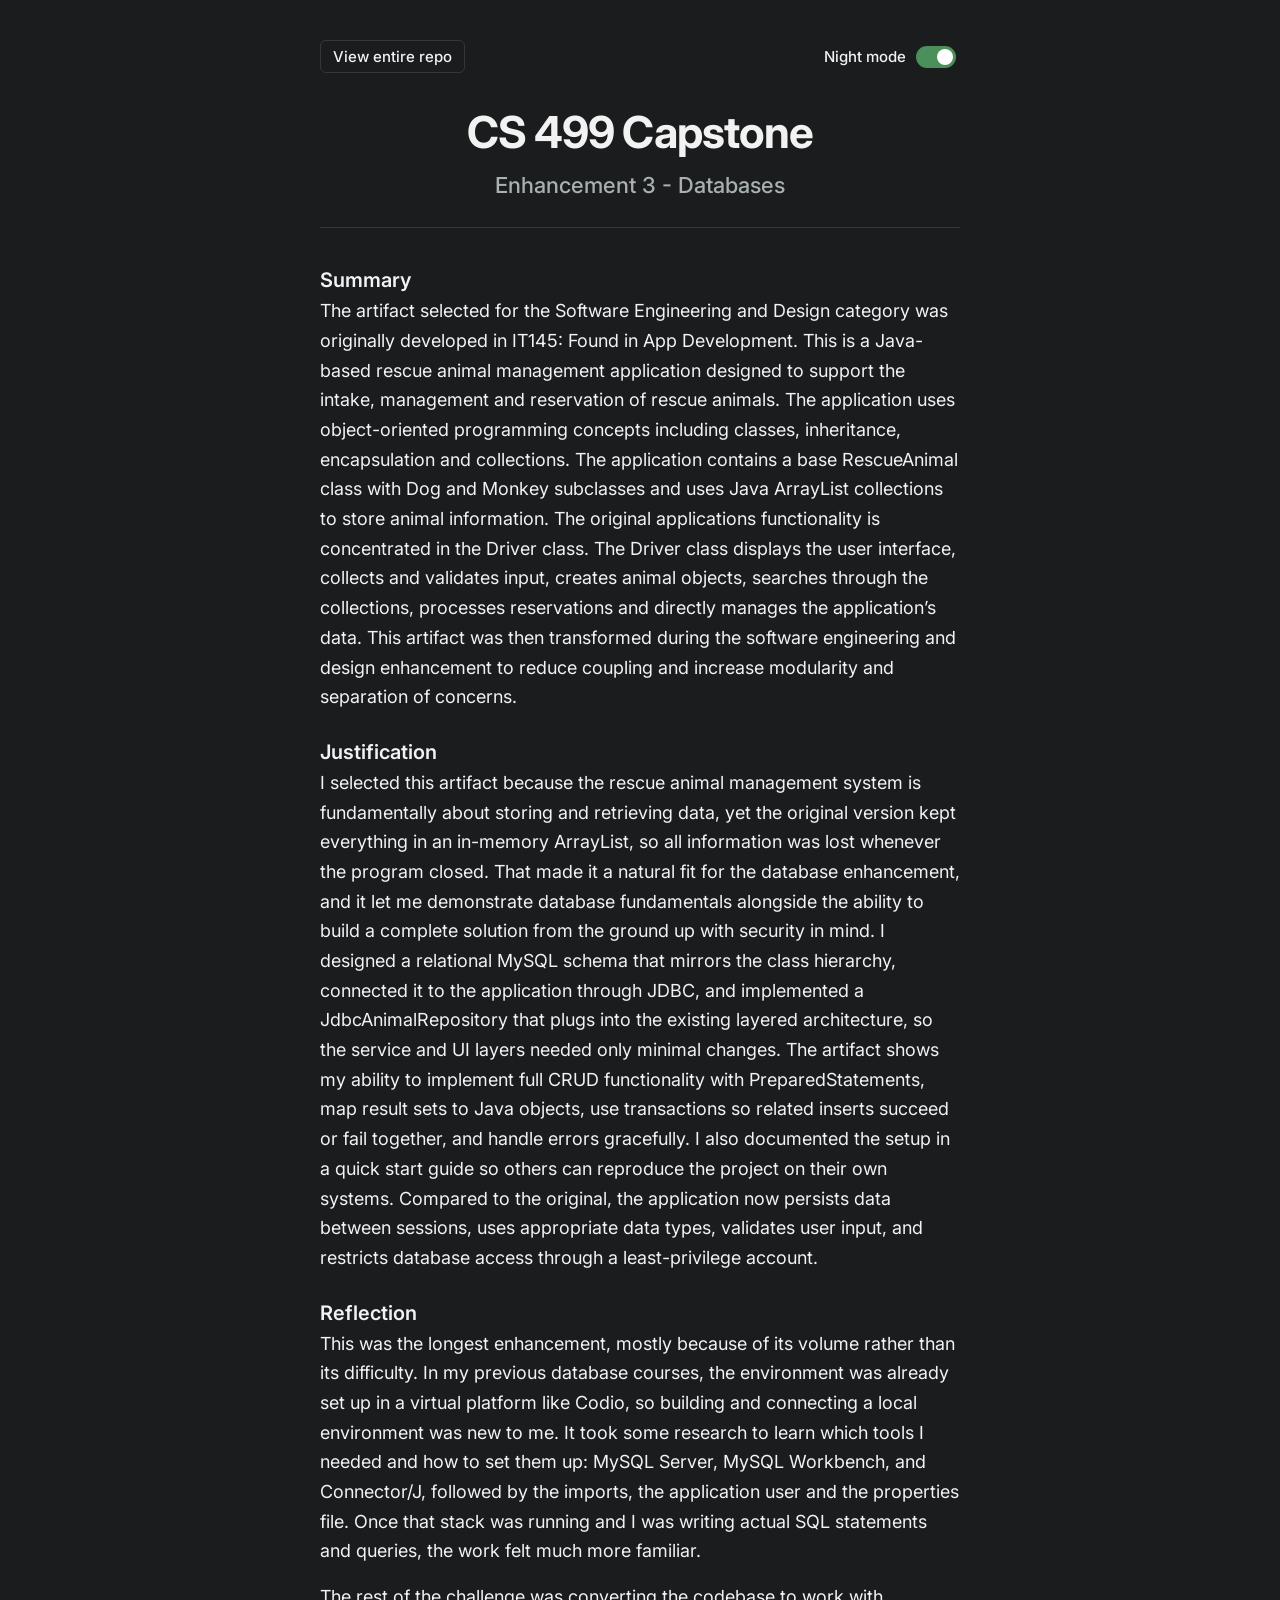
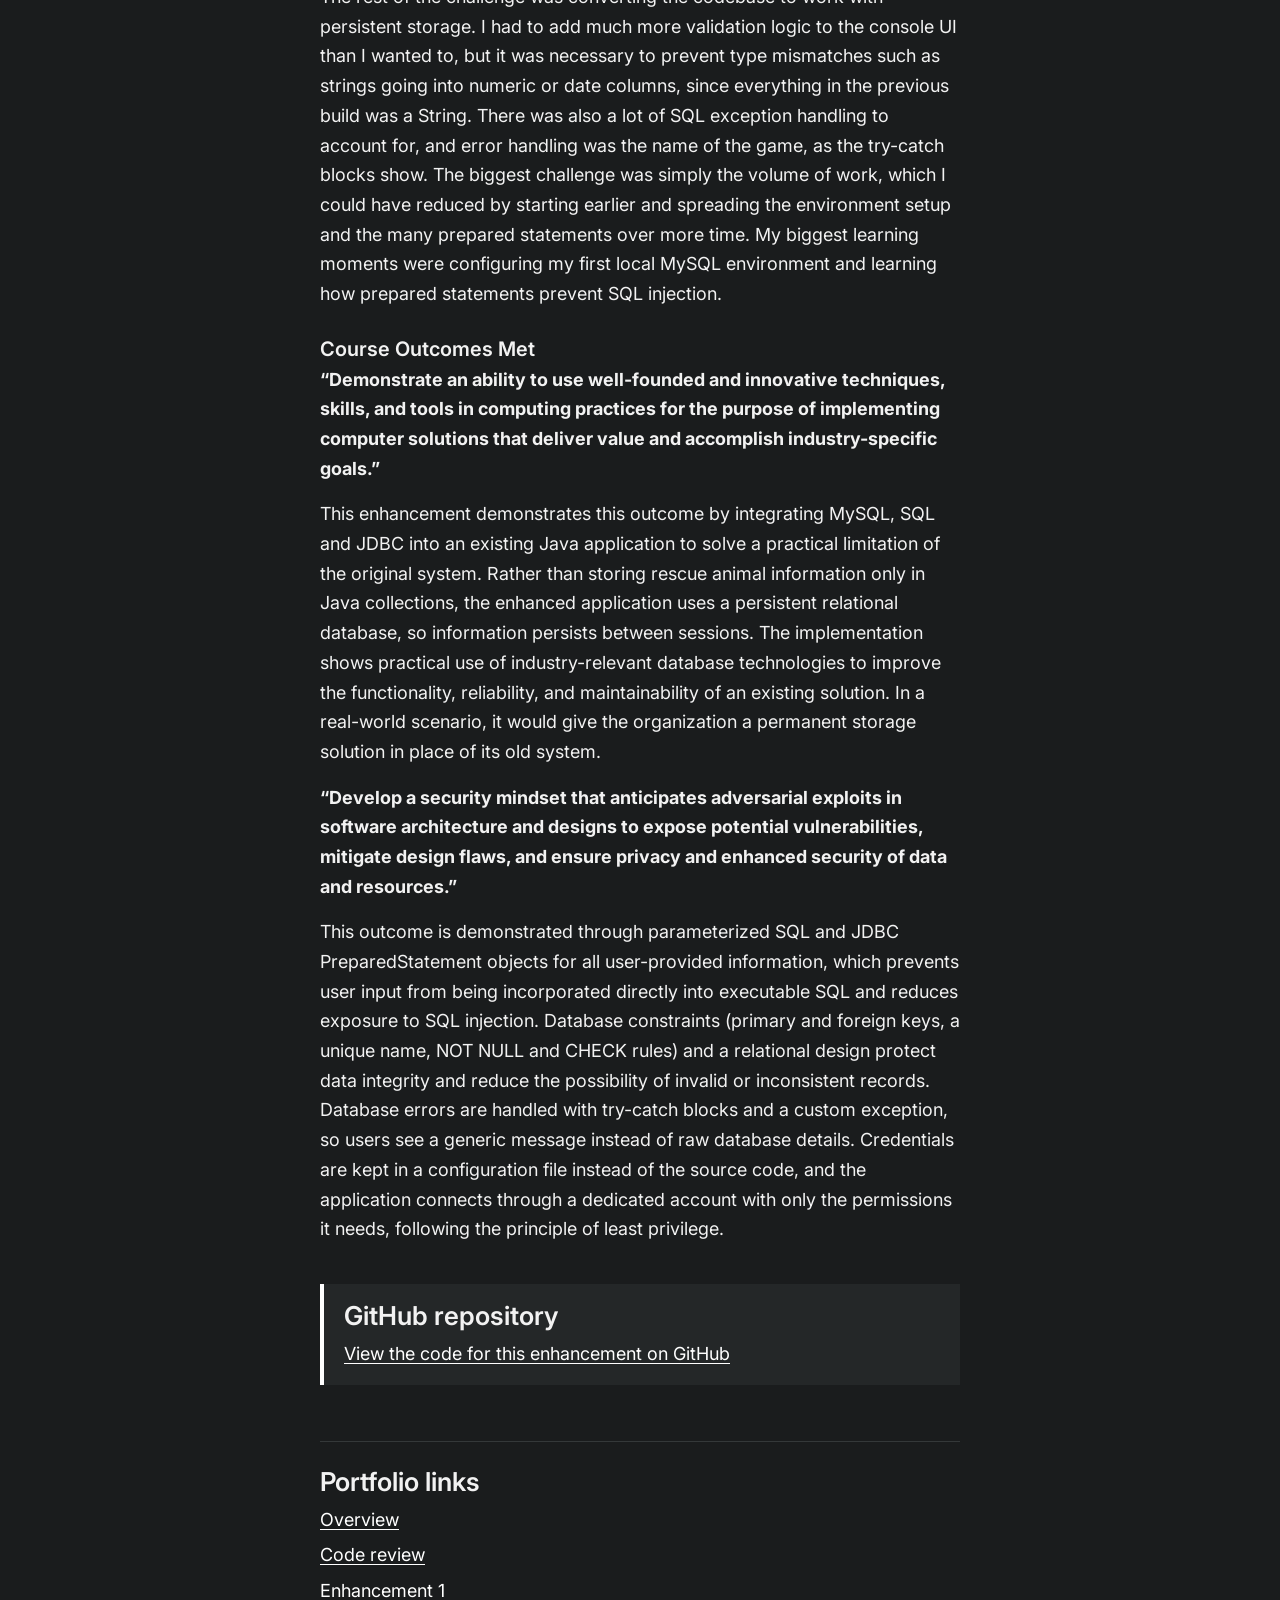
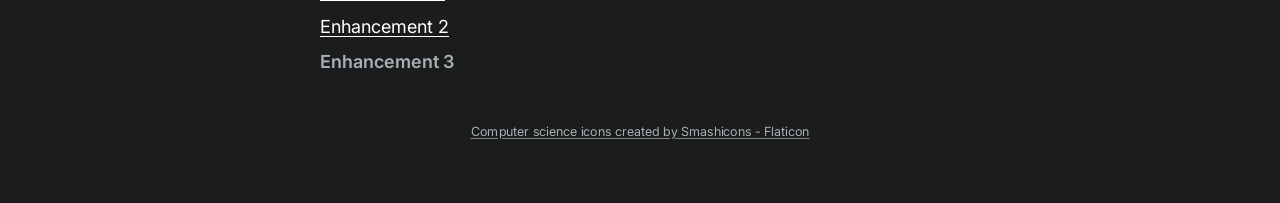
<file: enhancement-3.html>
<!DOCTYPE html>
<html lang="en">
  <head>
    <meta charset="UTF-8">
    <meta name="viewport" content="width=device-width, initial-scale=1.0">
    <title>CS 499 Capstone | Enhancement 3</title>
    <link rel="stylesheet" href="assets/css/style.css">
    <link rel="icon" href="assets/images/graduation-hat.png" type="image/png">
    <script src="assets/js/script.js"></script>
  </head>
  <body>
    <main class="container">

      <div class="topbar">
        <a class="repo-button" href="https://github.com/MasonInTheShell/masonintheshell.github.io" target="_blank" rel="noopener">View entire repo</a>
        <button id="theme-toggle" class="theme-toggle" type="button" role="switch" aria-checked="true">
          <span>Night mode</span><span class="switch" aria-hidden="true"></span>
        </button>
      </div>
 
      <header class="site-header">
        <h1>CS 499 Capstone</h1>
        <p class="page-title">Enhancement 3 - Databases</p>
      </header>
 
      <section>
        <h3>Summary</h3>
        <p>The artifact selected for the Software Engineering and Design category was originally developed in IT145: Found in
          App Development. This is a Java-based rescue animal management application designed to support the intake, management
          and reservation of rescue animals. The application uses object-oriented programming concepts including classes,
          inheritance, encapsulation and collections. The application contains a base RescueAnimal class with Dog and Monkey
          subclasses and uses Java ArrayList collections to store animal information. The original applications functionality is
          concentrated in the Driver class. The Driver class displays the user interface, collects and validates input, creates
          animal objects, searches through the collections, processes reservations and directly manages the application’s data.
          This artifact was then transformed during the software engineering and design enhancement to reduce coupling and
          increase modularity and separation of concerns.</p>
        
        <h3>Justification</h3>
        <p>I selected this artifact because the rescue animal management system is fundamentally about storing and retrieving
          data, yet the original version kept everything in an in-memory ArrayList, so all information was lost whenever the
          program closed. That made it a natural fit for the database enhancement, and it let me demonstrate database
          fundamentals alongside the ability to build a complete solution from the ground up with security in mind. I designed a
          relational MySQL schema that mirrors the class hierarchy, connected it to the application through JDBC, and
          implemented a JdbcAnimalRepository that plugs into the existing layered architecture, so the service and UI layers
          needed only minimal changes. The artifact shows my ability to implement full CRUD functionality with
          PreparedStatements, map result sets to Java objects, use transactions so related inserts succeed or fail together, and
          handle errors gracefully. I also documented the setup in a quick start guide so others can reproduce the project on
          their own systems. Compared to the original, the application now persists data between sessions, uses appropriate data
          types, validates user input, and restricts database access through a least-privilege account.</p>
        
        <h3>Reflection</h3>
        <p>This was the longest enhancement, mostly because of its volume rather than its difficulty. In my previous database
          courses, the environment was already set up in a virtual platform like Codio, so building and connecting a local
          environment was new to me. It took some research to learn which tools I needed and how to set them up: MySQL Server,
          MySQL Workbench, and Connector/J, followed by the imports, the application user and the properties file. Once that
          stack was running and I was writing actual SQL statements and queries, the work felt much more familiar.</p>
        <p>
          The rest of the challenge was converting the codebase to work with persistent storage. I had to add much more
          validation logic to the console UI than I wanted to, but it was necessary to prevent type mismatches such as strings
          going into numeric or date columns, since everything in the previous build was a String. There was also a lot of SQL
          exception handling to account for, and error handling was the name of the game, as the try-catch blocks show. The
          biggest challenge was simply the volume of work, which I could have reduced by starting earlier and spreading the
          environment setup and the many prepared statements over more time. My biggest learning moments were configuring my
          first local MySQL environment and learning how prepared statements prevent SQL injection.
        </p>
        <h3>Course Outcomes Met</h3>
        <p><strong>
            “Demonstrate an ability to use well-founded and innovative techniques, skills, and tools in computing practices for
            the purpose of implementing computer solutions that deliver value and accomplish industry-specific goals.”
          </strong></p>
        <p>
          This enhancement demonstrates this outcome by integrating MySQL, SQL and JDBC into an existing Java application to
          solve a practical limitation of the original system. Rather than storing rescue animal information only in Java
          collections, the enhanced application uses a persistent relational database, so information persists between sessions.
          The implementation shows practical use of industry-relevant database technologies to improve the functionality,
          reliability, and maintainability of an existing solution. In a real-world scenario, it would give the organization a
          permanent storage solution in place of its old system.
        </p>
        <p><strong>
            “Develop a security mindset that anticipates adversarial exploits in software architecture and designs to expose
            potential vulnerabilities, mitigate design flaws, and ensure privacy and enhanced security of data and resources.”
          </strong></p>
        <p>
          This outcome is demonstrated through parameterized SQL and JDBC PreparedStatement objects for all user-provided
          information, which prevents user input from being incorporated directly into executable SQL and reduces exposure to
          SQL injection. Database constraints (primary and foreign keys, a unique name, NOT NULL and CHECK rules) and a
          relational design protect data integrity and reduce the possibility of invalid or inconsistent records. Database
          errors are handled with try-catch blocks and a custom exception, so users see a generic message instead of raw
          database details. Credentials are kept in a configuration file instead of the source code, and the application
          connects through a dedicated account with only the permissions it needs, following the principle of least privilege.
        </p>
      </section>
 
        <section class="repo-link">
          <h2>GitHub repository</h2>
          <p><a href="https://github.com/MasonInTheShell/masonintheshell.github.io/tree/main/Enhancement_3" target="_blank" rel="noopener">View the code for this enhancement on GitHub</a></p>
        </section>
 
      <nav class="portfolio-links" aria-label="Portfolio links">
        <h2>Portfolio links</h2>
        <ul>
          <li><a href="index.html">Overview</a></li>
          <li><a href="code-review.html">Code review</a></li>
          <li><a href="enhancement-1.html">Enhancement 1</a></li>
          <li><a href="enhancement-2.html">Enhancement 2</a></li>
          <li><a href="enhancement-3.html" aria-current="page">Enhancement 3</a></li>
        </ul>
      </nav>

      <footer class="site-footer">
        <p><a href="https://www.flaticon.com/free-icons/computer-science" title="computer science icons">Computer science icons created by Smashicons - Flaticon</a></p>
      </footer>
 
    </main>
  </body>
</html>
</file>
<file: assets/css/style.css>
@import url("https://fonts.googleapis.com/css2?family=Inter:wght@400;500;600;700&display=swap");
 
/* Dark is the default theme; [data-theme="light"] overrides it */
:root {
  color-scheme: dark;
  --text: #f2f2f2;
  --muted: #a9b0b1;
  --bg: #1a1c1d;
  --accent: #ffffff;
  --rule: #343839;
  --panel: #242728;
  --focus: #8ab4ff;
}
 
:root[data-theme="light"] {
  color-scheme: light;
  --text: #2A3132;
  --muted: #5b6667;
  --bg: whitesmoke;
  --accent: #2A3132;
  --rule: #d9dcdc;
  --panel: #ececec;
  --focus: #2f6fed;
}
 
* { box-sizing: border-box; }
 
body {
  font-family: "Inter", sans-serif;
  color: var(--text);
  background-color: var(--bg);
  display: flex;
  justify-content: center;
  margin: 0;
  padding: 40px 20px;
}
 
/* The centered blog-style column */
.container {
  max-width: 640px;
  width: 100%;
}

/* Top bar: repo link on the left, theme switch on the right */
.topbar {
  display: flex;
  justify-content: space-between;
  align-items: center;
  gap: 12px;
  margin-bottom: 32px;
  font-size: 15px;
}
 
.repo-button {
  font-weight: 500;
  padding: 6px 12px;
  border: 1px solid var(--rule);
  border-radius: 6px;
  text-decoration: none;
  color: var(--text);
}
 
.repo-button:hover { background: var(--panel); }
 
.theme-toggle {
  display: inline-flex;
  align-items: center;
  gap: 10px;
  font: inherit;
  font-weight: 500;
  color: var(--text);
  background: none;
  border: none;
  padding: 4px;
  cursor: pointer;
}
 
.theme-toggle:focus-visible {
  outline: 3px solid var(--focus);
  outline-offset: 2px;
  border-radius: 6px;
}
 
.switch {
  position: relative;
  width: 40px;
  height: 22px;
  border-radius: 11px;
  background: var(--rule);
  transition: background 0.2s;
}
 
.switch::after {
  content: "";
  position: absolute;
  top: 3px;
  left: 3px;
  width: 16px;
  height: 16px;
  border-radius: 50%;
  background: var(--text);
  transition: transform 0.2s;
}
 
.theme-toggle[aria-checked="true"] .switch { background: #4b8f5a; }
.theme-toggle[aria-checked="true"] .switch::after { transform: translateX(18px); background: #fff; }
 
@media (prefers-reduced-motion: reduce) {
  .switch, .switch::after { transition: none; }
}

/* Site header: big title + page title */
.site-header {
  text-align: center;
  margin-bottom: 40px;
  padding-bottom: 24px;
  border-bottom: 1px solid var(--rule);
}
 
.site-header h1 {
  font-size: 44px;
  font-weight: 700;
  letter-spacing: -0.02em;
  margin: 0 0 8px;
}
 
.site-header .page-title {
  font-size: 22px;
  font-weight: 500;
  color: var(--muted);
  margin: 0;
}
 
/* Content */
h2 {
  font-size: 26px;
  font-weight: 600;
  margin: 40px 0 8px;
}
 
h3 {
  font-size: 20px;
  font-weight: 600;
  margin: 28px 0 4px;
}
 
p, li {
  font-size: 18px;
  line-height: 1.65;
}
 
p { margin: 0 0 16px; }
 
a {
  color: var(--accent);
  text-underline-offset: 3px;
}
 
a:hover { text-decoration-thickness: 2px; }
 
a:focus-visible {
  outline: 3px solid var(--focus);
  outline-offset: 2px;
  border-radius: 2px;
}
 
/* GitHub section (enhancement pages only) */
.repo-link {
  margin-top: 40px;
  padding: 16px 20px;
  border-left: 4px solid var(--accent);
  background: var(--panel);
}
 
.repo-link h2 { margin-top: 0; }
.repo-link p:last-child { margin-bottom: 0; }
 
/* Portfolio links footer */
.portfolio-links {
  margin-top: 56px;
  padding-top: 24px;
  border-top: 1px solid var(--rule);
}
 
.portfolio-links h2 { margin-top: 0; }
 
.portfolio-links ul {
  list-style: none;
  padding: 0;
  margin: 0;
}
 
.portfolio-links li { margin-bottom: 6px; }
 
.portfolio-links a[aria-current="page"] {
  font-weight: 600;
  text-decoration: none;
  color: var(--muted);
}
 
@media (max-width: 480px) {
  .site-header h1 { font-size: 34px; }
  p, li { font-size: 17px; }
}

/* Small credit line at the very bottom of every page */
.site-footer {
  margin-top: 40px;
  text-align: center;
  font-size: 10px;
  transform: scale(.7);
  color: var(--muted);
}
 
.site-footer a { color: var(--muted); }
</file>
